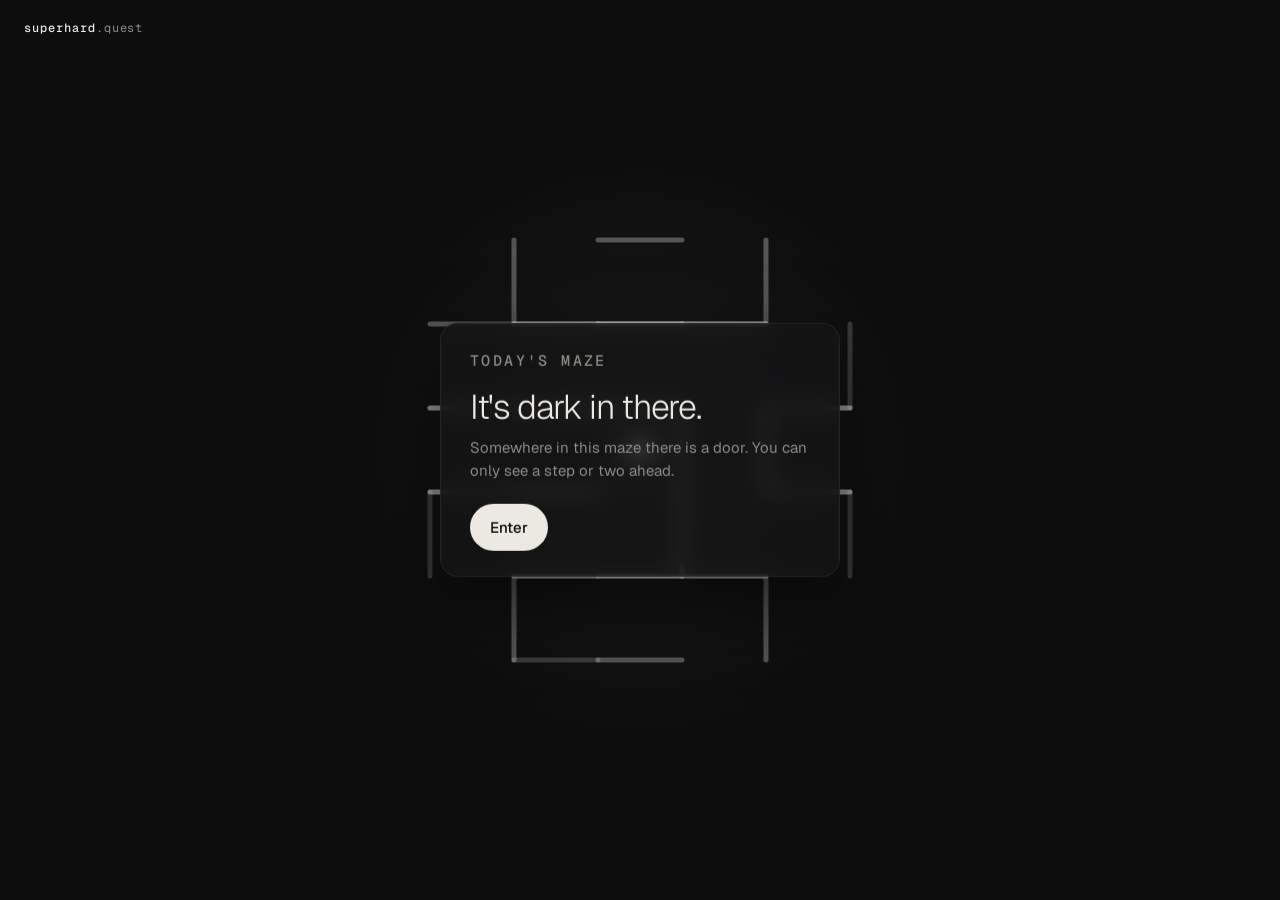
<file: index.html>
<!doctype html>
<html lang="en">
<head>
  <meta charset="utf-8">
  <meta name="viewport" content="width=device-width, initial-scale=1, viewport-fit=cover">
  <title>superhard.quest</title>
  <meta name="description" content="superhard.quest. A maze in the dark; somewhere in it, a door.">
  <meta name="generator" content="Bureau (Monolito)">
  <meta name="theme-color" content="#0d0d0e">
  <meta property="og:title" content="superhard.quest">
  <meta property="og:description" content="superhard.quest. A maze in the dark; somewhere in it, a door.">
  <link rel="preconnect" href="https://fonts.googleapis.com">
  <link rel="preconnect" href="https://fonts.gstatic.com" crossorigin>
  <link rel="stylesheet" href="https://fonts.googleapis.com/css2?family=Geist:wght@300..700&family=Geist+Mono:wght@400..600&display=swap">
  <link rel="stylesheet" href="./style.css">
</head>
<body>
  <div id="quest" class="quest">
<canvas id="maze" aria-label="The maze"></canvas>
<header class="q-top"><span><b>superhard</b>.quest</span><span class="q-stats"><span id="moves">0 moves</span><span id="clock">0:00</span></span></header>
<section id="card" class="q-card">
  <p class="q-kicker" id="kicker">today's maze</p>
  <h1 id="title">It's dark in there.</h1>
  <p id="text">Somewhere in this maze there is a door. You can only see a step or two ahead.</p>
  <div class="q-actions" id="actions"><button id="go" class="q-go" type="button">Enter</button></div>
  <p class="q-small" id="small"></p>
</section>
<p id="hint" class="q-hint">arrow keys or WASD · swipe on a phone</p>
<noscript><p style="padding:40px">This maze needs JavaScript. <a href="https://monolito.dev">monolito.dev</a></p></noscript>
</div>
<script type="module" src="assets/maze/maze.js"></script>
</body>
</html>
</file>
<file: style.css>
/* superhard.quest: a maze in the dark. */

:root {
  --bg: #0d0d0e; --ink: #ece9e2; --soft: #8d8a84; --faint: #55534f; --red: #e0312b;
  --sans: 'Geist', ui-sans-serif, system-ui, sans-serif; --mono: 'Geist Mono', ui-monospace, monospace;
  color-scheme: dark;
}
* { box-sizing: border-box; }
html, body { margin: 0; height: 100%; background: var(--bg); color: var(--ink); font: 400 16px/1.55 var(--sans); -webkit-font-smoothing: antialiased; }
a { color: inherit; text-underline-offset: 3px; }
:focus-visible { outline: 2px solid var(--red); outline-offset: 3px; border-radius: 4px; }

.quest { position: fixed; inset: 0; overflow: hidden; touch-action: none; user-select: none; -webkit-user-select: none; }
.quest canvas { position: absolute; inset: 0; width: 100%; height: 100%; display: block; }

.q-top {
  position: absolute; top: 0; left: 0; right: 0; display: flex; justify-content: space-between; align-items: center;
  padding: max(20px, env(safe-area-inset-top)) 24px 0; font: 400 12px var(--mono); letter-spacing: 0.08em; color: var(--soft);
  pointer-events: none;
}
.q-top b { color: var(--ink); font-weight: 500; }
.q-stats { display: flex; gap: 18px; font-variant-numeric: tabular-nums; opacity: 0; transition: opacity 0.4s; }
.quest.is-play .q-stats { opacity: 1; }

.q-card {
  position: absolute; left: 50%; top: 50%; transform: translate(-50%, -50%); width: min(400px, calc(100% - 32px));
  padding: 30px 30px 26px; border-radius: 18px; text-align: left;
  background: rgba(20, 20, 21, 0.86); backdrop-filter: blur(10px); -webkit-backdrop-filter: blur(10px);
  box-shadow: 0 0 0 1px rgba(255, 255, 255, 0.07) inset, 0 30px 80px rgba(0, 0, 0, 0.6);
  transition: opacity 0.4s, transform 0.5s cubic-bezier(0.2, 0.7, 0.2, 1);
}
.q-card.away { opacity: 0; transform: translate(-50%, -46%); pointer-events: none; }
.q-kicker { margin: 0 0 14px; font: 500 11px/1 var(--mono); letter-spacing: 0.16em; text-transform: uppercase; color: var(--red); }
.q-card h1 { margin: 0 0 10px; font-size: 34px; font-weight: 300; letter-spacing: -0.04em; line-height: 1.05; }
.q-card p { margin: 0 0 22px; color: var(--soft); font-size: 15px; }
.q-actions { display: flex; align-items: center; gap: 18px; flex-wrap: wrap; }
.q-go {
  font: inherit; font-weight: 500; font-size: 15px; color: var(--bg); background: var(--ink); border: 0; border-radius: 999px;
  padding: 12px 20px; cursor: pointer; text-decoration: none; display: inline-block; transition: transform 0.12s;
}
.q-go:hover { transform: translateY(-1px); }
.q-go.red { background: var(--red); color: #fff; }
.q-link { color: var(--soft); font-size: 14px; background: none; border: 0; font-family: inherit; cursor: pointer; padding: 0; text-decoration: underline; text-underline-offset: 3px; }
.q-small { margin: 16px 0 0 !important; font: 400 12px var(--mono) !important; color: var(--faint) !important; }
.q-small:empty { display: none; }

.q-hint {
  position: absolute; bottom: max(22px, env(safe-area-inset-bottom)); left: 0; right: 0; text-align: center; margin: 0;
  font: 400 12px var(--mono); letter-spacing: 0.04em; color: var(--faint); pointer-events: none; transition: opacity 0.6s;
}
.quest:not(.is-play) .q-hint { opacity: 0; }

@media (prefers-reduced-motion: reduce) { .q-card, .q-hint, .q-stats { transition: none; } }
</file>
